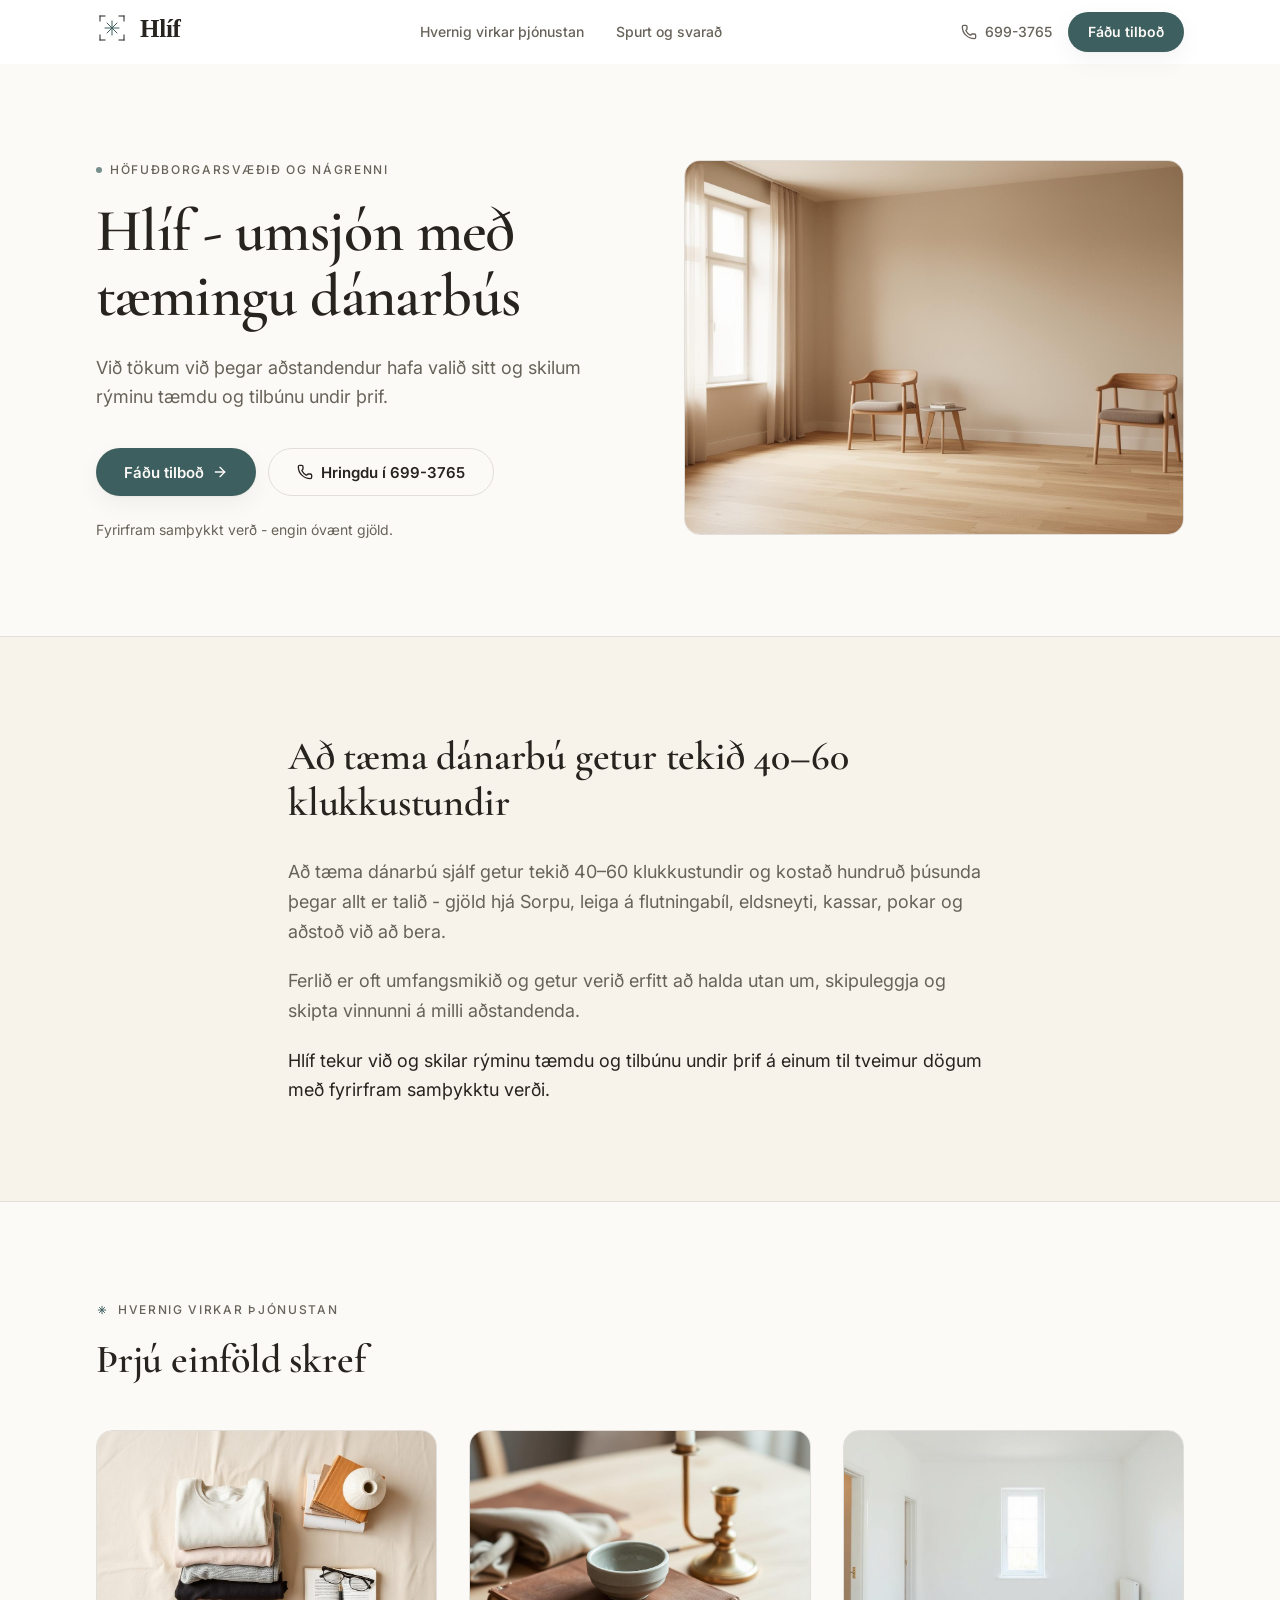
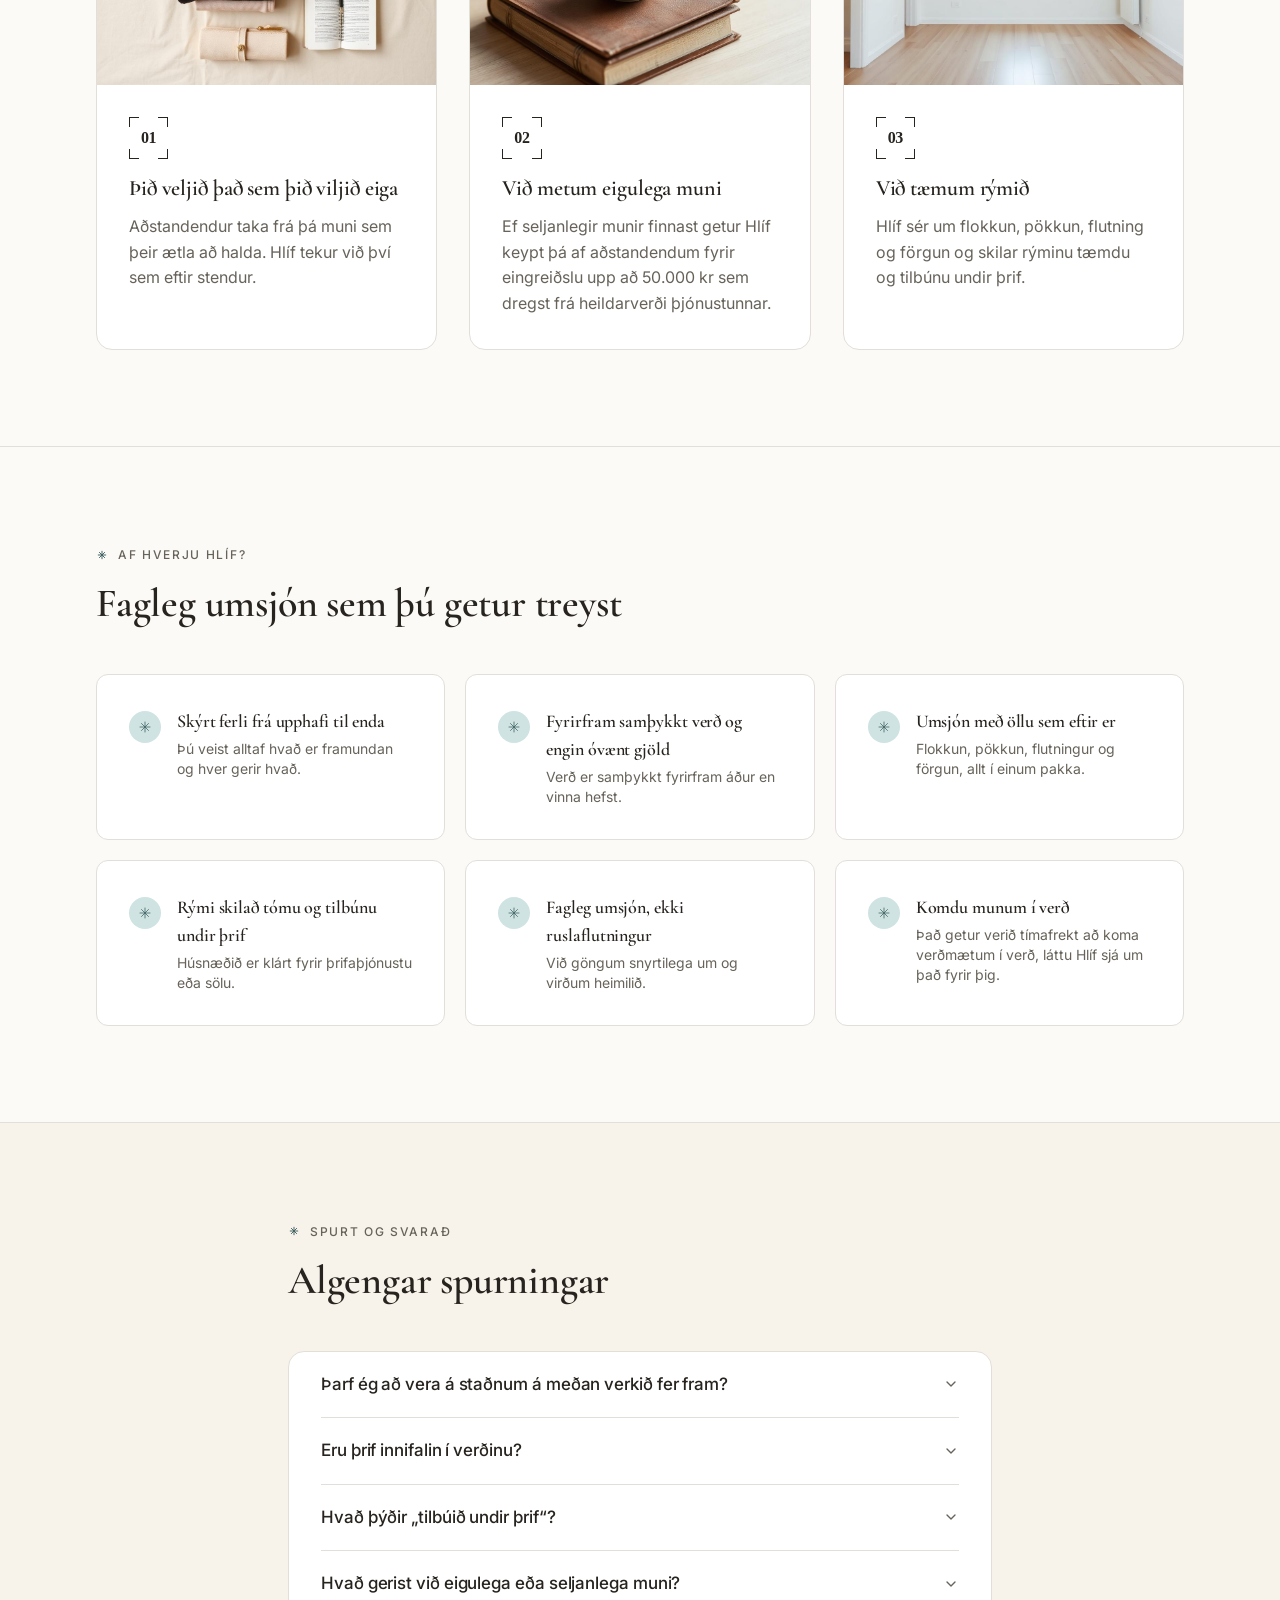
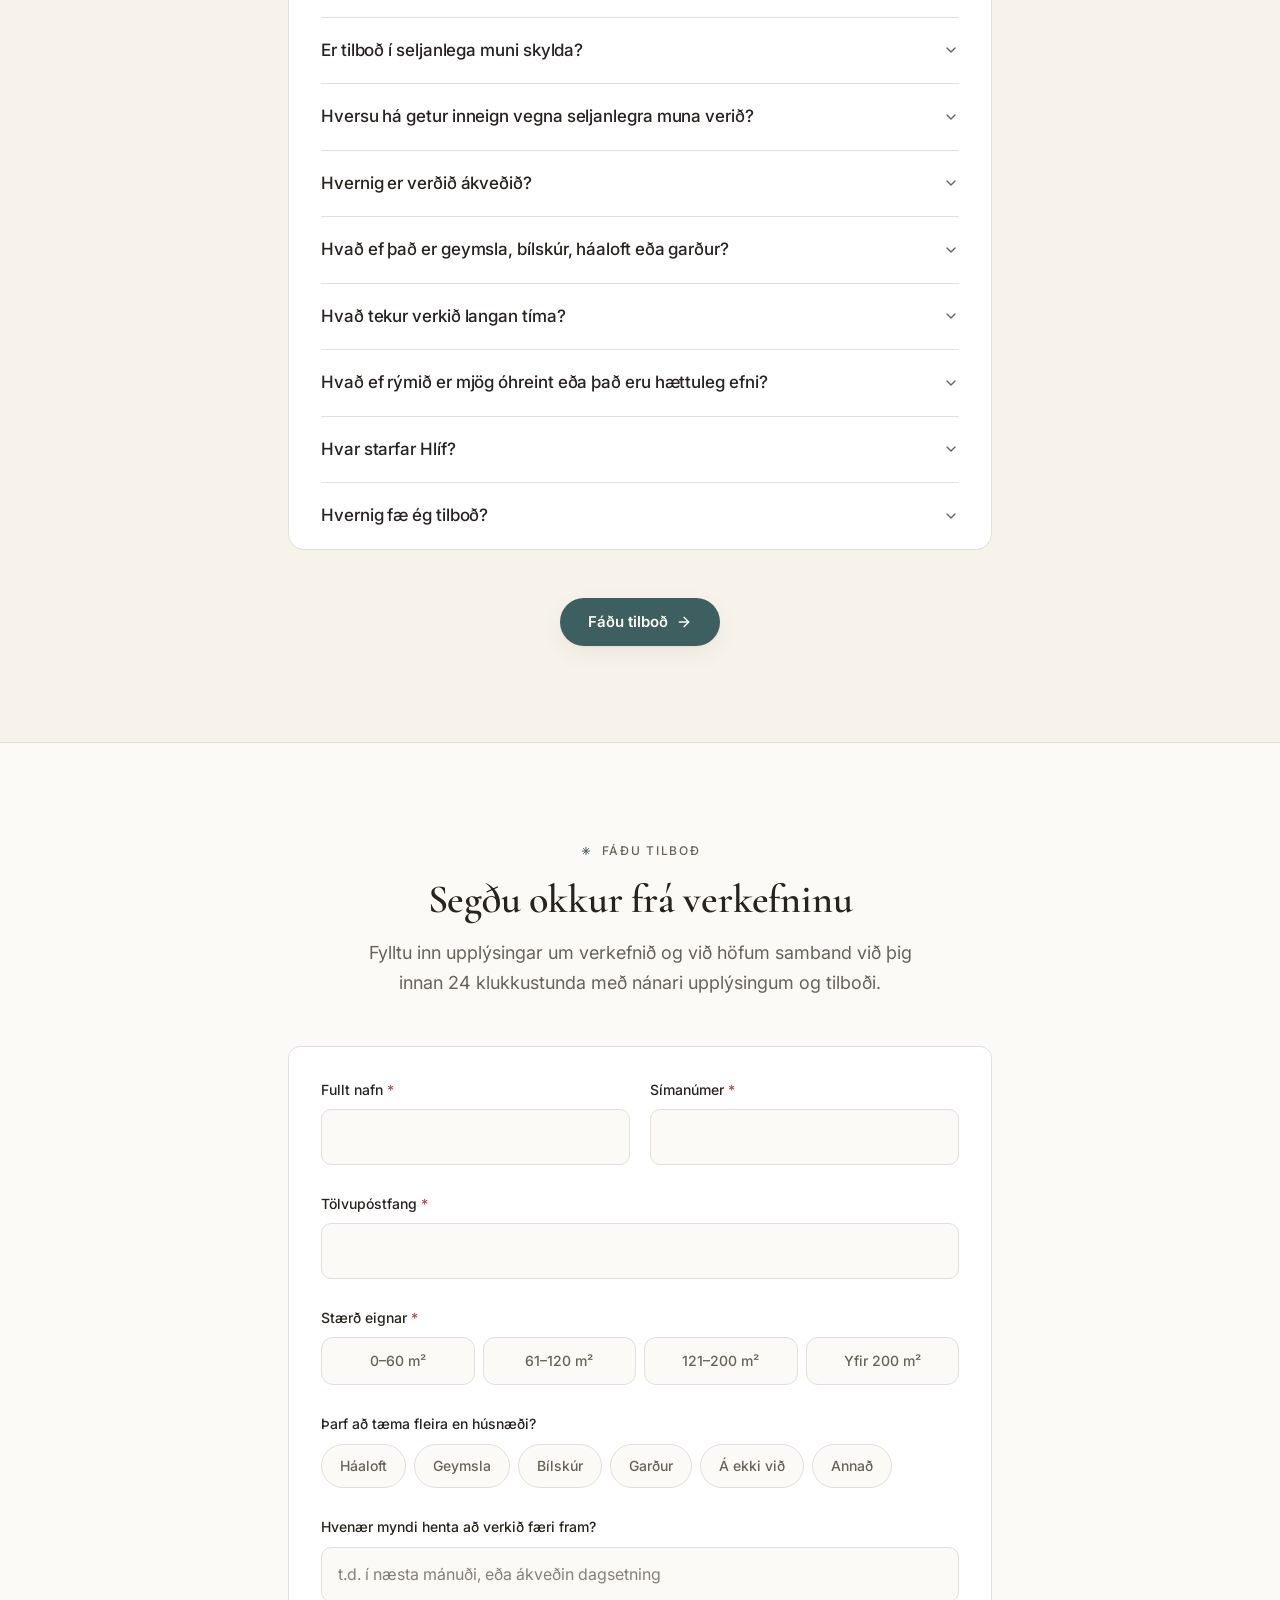
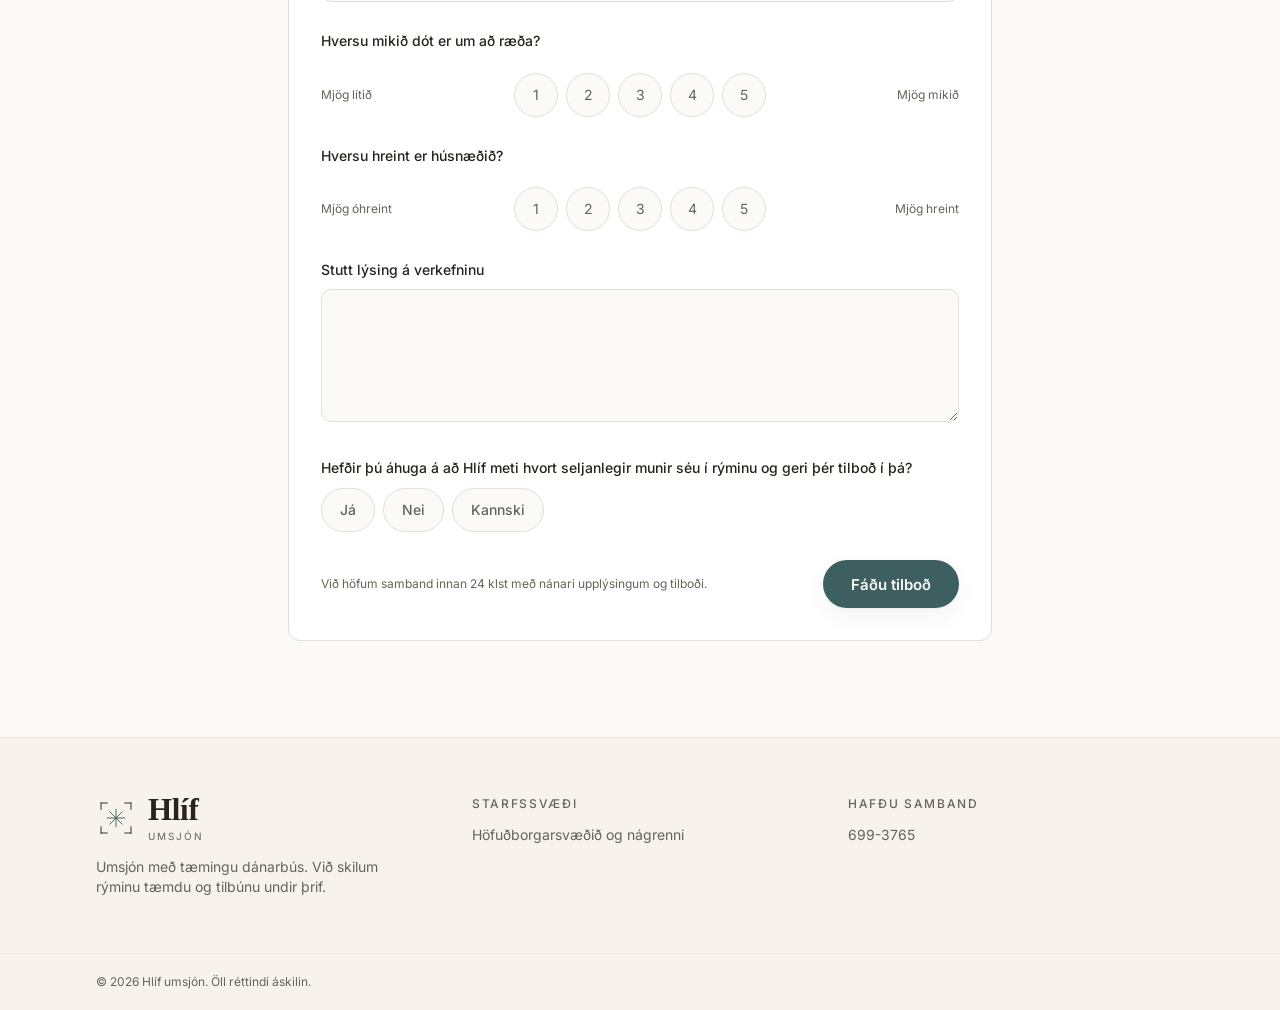
<file: index.html>
<!DOCTYPE html>
<html lang="is">
<head>
<meta charset="utf-8">
<meta name="viewport" content="width=device-width, initial-scale=1">
<title>Hlíf - Tæming dánarbús á höfuðborgarsvæðinu</title>
<meta name="author" content="Hlíf umsjón">
<meta name="description" content="Hlíf aðstoðar aðstandendur við tæmingu dánarbús. Við tökum við þegar fjölskyldan hefur valið sitt og skilum rýminu tæmdu og tilbúnu undir þrif. Fáðu tilboð.">
<meta name="keywords" content="tæming dánarbús, dánarbú tæming, umsjón með dánarbúi, að tæma dánarbú, tæma íbúð eftir andlát, dánarbú Reykjavík, dánarbú höfuðborgarsvæðið, tilbúið undir þrif, flokkun og förgun dánarbús">
<meta property="og:type" content="website">
<meta property="og:title" content="Hlíf - Tæming dánarbús á höfuðborgarsvæðinu">
<meta property="og:description" content="Hlíf aðstoðar aðstandendur við tæmingu dánarbús. Við tökum við þegar fjölskyldan hefur valið sitt og skilum rýminu tæmdu og tilbúnu undir þrif. Fáðu tilboð.">
<meta property="og:url" content="https://www.hlifumsjon.is">
<meta property="og:locale" content="is_IS">
<meta property="og:image" content="https://www.hlifumsjon.is/og-image.jpg">
<meta name="twitter:card" content="summary_large_image">
<meta name="twitter:title" content="Hlíf - Tæming dánarbús á höfuðborgarsvæðinu">
<meta name="twitter:description" content="Hlíf aðstoðar aðstandendur við tæmingu dánarbús. Við tökum við þegar fjölskyldan hefur valið sitt og skilum rýminu tæmdu og tilbúnu undir þrif. Fáðu tilboð.">
<meta name="twitter:image" content="https://www.hlifumsjon.is/og-image.jpg">
<meta name="theme-color" content="#f7f5ef">
<link rel="canonical" href="https://www.hlifumsjon.is/">
<link rel="icon" href="/favicon.ico" sizes="any">
<link rel="icon" href="/favicon.svg" type="image/svg+xml">
<link rel="apple-touch-icon" href="/apple-touch-icon.png">
<link rel="preload" href="/assets/hero-room.jpg" as="image">
<link rel="preconnect" href="https://fonts.googleapis.com">
<link rel="preconnect" href="https://fonts.gstatic.com" crossorigin>
<link rel="stylesheet" href="https://fonts.googleapis.com/css2?family=Cormorant+Garamond:wght@500;600;700&amp;family=Inter:wght@400;500;600;700&amp;display=swap">
<link rel="stylesheet" href="/assets/styles.css">
</head>
<body>
<div class="min-h-screen bg-background text-foreground">

<header class="sticky top-0 z-40 w-full transition-all duration-200 bg-white">
  <div class="container-page flex h-16 items-center justify-between">
    <a href="#hero" class="text-foreground" aria-label="Hlíf - heim">
      <span class="inline-flex items-center gap-3 text-foreground">
        <svg width="32" height="32" viewBox="0 0 64 64" fill="none" role="img" aria-label="Hlíf"><g stroke="var(--color-foreground)" stroke-width="2" stroke-linecap="square"><path d="M8 8h10M8 8v10"/><path d="M56 8h-10M56 8v10"/><path d="M8 56h10M8 56v-10"/><path d="M56 56h-10M56 56v-10"/></g><g stroke="var(--color-primary)" stroke-width="2" stroke-linecap="round"><line x1="32" y1="18" x2="32" y2="46"/><line x1="18" y1="32" x2="46" y2="32"/><line x1="22" y1="22" x2="42" y2="42"/><line x1="42" y1="22" x2="22" y2="42"/></g><circle cx="32" cy="32" r="1.6" fill="var(--color-primary)"/></svg>
        <span class="flex flex-col leading-none"><span class="font-serif font-semibold tracking-tight" style="font-size:25px;letter-spacing:-0.01em">Hlíf</span></span>
      </span>
    </a>
    <nav aria-label="Aðalvalmynd" class="hidden items-center gap-8 text-sm font-medium text-muted-foreground md:flex">
      <a href="#hvernig" class="transition-colors hover:text-foreground">Hvernig virkar þjónustan</a>
      <a href="#faq" class="transition-colors hover:text-foreground">Spurt og svarað</a>
    </nav>
    <div class="flex items-center gap-2 sm:gap-4">
      <a href="tel:+3546993765" class="hidden items-center gap-2 text-sm font-medium text-muted-foreground transition-colors hover:text-foreground sm:flex" aria-label="Hringja í 699-3765">
        <svg xmlns="http://www.w3.org/2000/svg" width="24" height="24" viewBox="0 0 24 24" fill="none" stroke="currentColor" stroke-width="2" stroke-linecap="round" stroke-linejoin="round" class="h-4 w-4" aria-hidden="true"><path d="M13.832 16.568a1 1 0 0 0 1.213-.303l.355-.465A2 2 0 0 1 17 15h3a2 2 0 0 1 2 2v3a2 2 0 0 1-2 2A18 18 0 0 1 2 4a2 2 0 0 1 2-2h3a2 2 0 0 1 2 2v3a2 2 0 0 1-.8 1.6l-.468.351a1 1 0 0 0-.292 1.233 14 14 0 0 0 6.392 6.384"/></svg>
        <span>699-3765</span>
      </a>
      <a href="#form" class="btn btn-primary !h-10 !px-5 !text-sm">Fáðu tilboð</a>
    </div>
  </div>
</header>

<main>

<section id="hero" class="section section-divider">
  <div class="container-page grid gap-12 lg:grid-cols-[1.05fr_1fr] lg:gap-16">
    <div class="flex flex-col justify-center">
      <p class="eyebrow mb-5 inline-flex w-fit items-center gap-2"><span class="h-1.5 w-1.5 rounded-full bg-primary/70" aria-hidden="true"></span>Höfuðborgarsvæðið og nágrenni</p>
      <h1 class="h-display">Hlíf - umsjón með tæmingu dánarbús</h1>
      <p class="text-lead mt-6 max-w-xl">Við tökum við þegar aðstandendur hafa valið sitt og skilum rýminu tæmdu og tilbúnu undir þrif.</p>
      <div class="mt-9 flex flex-col gap-3 sm:flex-row sm:items-center">
        <a href="#form" class="btn btn-primary">Fáðu tilboð<svg xmlns="http://www.w3.org/2000/svg" width="24" height="24" viewBox="0 0 24 24" fill="none" stroke="currentColor" stroke-width="2" stroke-linecap="round" stroke-linejoin="round" class="h-4 w-4" aria-hidden="true"><path d="M5 12h14"/><path d="m12 5 7 7-7 7"/></svg></a>
        <a href="tel:+3546993765" class="btn btn-secondary"><svg xmlns="http://www.w3.org/2000/svg" width="24" height="24" viewBox="0 0 24 24" fill="none" stroke="currentColor" stroke-width="2" stroke-linecap="round" stroke-linejoin="round" class="h-4 w-4" aria-hidden="true"><path d="M13.832 16.568a1 1 0 0 0 1.213-.303l.355-.465A2 2 0 0 1 17 15h3a2 2 0 0 1 2 2v3a2 2 0 0 1-2 2A18 18 0 0 1 2 4a2 2 0 0 1 2-2h3a2 2 0 0 1 2 2v3a2 2 0 0 1-.8 1.6l-.468.351a1 1 0 0 0-.292 1.233 14 14 0 0 0 6.392 6.384"/></svg>Hringdu í 699-3765</a>
      </div>
      <p class="mt-6 text-sm text-muted-foreground">Fyrirfram samþykkt verð - engin óvænt gjöld.</p>
    </div>
    <div class="relative">
      <div class="overflow-hidden rounded-xl border border-border bg-surface">
        <img src="/assets/hero-room.jpg" alt="Bjart og rólegt rými, tilbúið undir þrif eftir tæmingu dánarbús" width="1920" height="1280" class="aspect-[4/3] w-full object-cover" fetchpriority="high">
      </div>
    </div>
  </div>
</section>

<section id="value" class="section section-surface section-divider">
  <div class="container-narrow">
    <h2 class="h-section">Að tæma dánarbú getur tekið 40–60 klukkustundir</h2>
    <div class="mt-8 space-y-5 text-lead">
      <p>Að tæma dánarbú sjálf getur tekið 40–60 klukkustundir og kostað hundruð þúsunda þegar allt er talið - gjöld hjá Sorpu, leiga á flutningabíl, eldsneyti, kassar, pokar og aðstoð við að bera.</p>
      <p>Ferlið er oft umfangsmikið og getur verið erfitt að halda utan um, skipuleggja og skipta vinnunni á milli aðstandenda.</p>
      <p class="text-foreground">Hlíf tekur við og skilar rýminu tæmdu og tilbúnu undir þrif á einum til tveimur dögum með fyrirfram samþykktu verði.</p>
    </div>
  </div>
</section>

<section id="hvernig" class="section section-divider">
  <div class="container-page">
    <div class="section-header">
      <p class="eyebrow eyebrow-star">Hvernig virkar þjónustan</p>
      <h2 class="h-section mt-3">Þrjú einföld skref</h2>
    </div>
    <div class="grid gap-6 sm:gap-8 md:grid-cols-3">
      <article class="flex flex-col overflow-hidden rounded-xl border border-border bg-card">
        <div class="aspect-[4/3] overflow-hidden bg-surface"><img src="/assets/step-1-select.jpg" alt="Skipulagðir munir á borði - það sem aðstandendur velja að halda" width="1024" height="768" loading="lazy" class="h-full w-full object-cover"></div>
        <div class="flex flex-1 flex-col p-7 sm:p-8">
          <div class="relative inline-block w-fit px-3 py-2"><span aria-hidden="true" style="position:absolute;width:10px;height:10px;pointer-events:none;color:var(--color-foreground);top:0px;left:0px;border-top:1.5px solid;border-left:1.5px solid;border-top-left-radius:0px"></span><span aria-hidden="true" style="position:absolute;width:10px;height:10px;pointer-events:none;color:var(--color-foreground);top:0px;right:0px;border-top:1.5px solid;border-right:1.5px solid;border-top-right-radius:0px"></span><span aria-hidden="true" style="position:absolute;width:10px;height:10px;pointer-events:none;color:var(--color-foreground);bottom:0px;left:0px;border-bottom:1.5px solid;border-left:1.5px solid;border-bottom-left-radius:0px"></span><span aria-hidden="true" style="position:absolute;width:10px;height:10px;pointer-events:none;color:var(--color-foreground);bottom:0px;right:0px;border-bottom:1.5px solid;border-right:1.5px solid;border-bottom-right-radius:0px"></span><span class="font-serif text-base font-semibold tracking-tight text-foreground">01</span></div>
          <h3 class="h-card mt-4">Þið veljið það sem þið viljið eiga</h3>
          <p class="mt-3 text-muted-foreground">Aðstandendur taka frá þá muni sem þeir ætla að halda. Hlíf tekur við því sem eftir stendur.</p>
        </div>
      </article>
      <article class="flex flex-col overflow-hidden rounded-xl border border-border bg-card">
        <div class="aspect-[4/3] overflow-hidden bg-surface"><img src="/assets/step-2-evaluate.jpg" alt="Vandlega valdir vintage munir á borði - mat á seljanlegum munum" width="1024" height="768" loading="lazy" class="h-full w-full object-cover"></div>
        <div class="flex flex-1 flex-col p-7 sm:p-8">
          <div class="relative inline-block w-fit px-3 py-2"><span aria-hidden="true" style="position:absolute;width:10px;height:10px;pointer-events:none;color:var(--color-foreground);top:0px;left:0px;border-top:1.5px solid;border-left:1.5px solid;border-top-left-radius:0px"></span><span aria-hidden="true" style="position:absolute;width:10px;height:10px;pointer-events:none;color:var(--color-foreground);top:0px;right:0px;border-top:1.5px solid;border-right:1.5px solid;border-top-right-radius:0px"></span><span aria-hidden="true" style="position:absolute;width:10px;height:10px;pointer-events:none;color:var(--color-foreground);bottom:0px;left:0px;border-bottom:1.5px solid;border-left:1.5px solid;border-bottom-left-radius:0px"></span><span aria-hidden="true" style="position:absolute;width:10px;height:10px;pointer-events:none;color:var(--color-foreground);bottom:0px;right:0px;border-bottom:1.5px solid;border-right:1.5px solid;border-bottom-right-radius:0px"></span><span class="font-serif text-base font-semibold tracking-tight text-foreground">02</span></div>
          <h3 class="h-card mt-4">Við metum eigulega muni</h3>
          <p class="mt-3 text-muted-foreground">Ef seljanlegir munir finnast getur Hlíf keypt þá af aðstandendum fyrir eingreiðslu upp að 50.000 kr sem dregst frá heildarverði þjónustunnar.</p>
        </div>
      </article>
      <article class="flex flex-col overflow-hidden rounded-xl border border-border bg-card">
        <div class="aspect-[4/3] overflow-hidden bg-surface"><img src="/assets/step-3-empty.jpg" alt="Tómt og bjart rými, tilbúið undir þrif" width="1024" height="768" loading="lazy" class="h-full w-full object-cover"></div>
        <div class="flex flex-1 flex-col p-7 sm:p-8">
          <div class="relative inline-block w-fit px-3 py-2"><span aria-hidden="true" style="position:absolute;width:10px;height:10px;pointer-events:none;color:var(--color-foreground);top:0px;left:0px;border-top:1.5px solid;border-left:1.5px solid;border-top-left-radius:0px"></span><span aria-hidden="true" style="position:absolute;width:10px;height:10px;pointer-events:none;color:var(--color-foreground);top:0px;right:0px;border-top:1.5px solid;border-right:1.5px solid;border-top-right-radius:0px"></span><span aria-hidden="true" style="position:absolute;width:10px;height:10px;pointer-events:none;color:var(--color-foreground);bottom:0px;left:0px;border-bottom:1.5px solid;border-left:1.5px solid;border-bottom-left-radius:0px"></span><span aria-hidden="true" style="position:absolute;width:10px;height:10px;pointer-events:none;color:var(--color-foreground);bottom:0px;right:0px;border-bottom:1.5px solid;border-right:1.5px solid;border-bottom-right-radius:0px"></span><span class="font-serif text-base font-semibold tracking-tight text-foreground">03</span></div>
          <h3 class="h-card mt-4">Við tæmum rýmið</h3>
          <p class="mt-3 text-muted-foreground">Hlíf sér um flokkun, pökkun, flutning og förgun og skilar rýminu tæmdu og tilbúnu undir þrif.</p>
        </div>
      </article>
    </div>
  </div>
</section>

<section id="afhverju" class="section section-divider">
  <div class="container-page">
    <div class="section-header">
      <p class="eyebrow eyebrow-star">Af hverju Hlíf?</p>
      <h2 class="h-section mt-3">Fagleg umsjón sem þú getur treyst</h2>
    </div>
    <ul class="grid gap-5 sm:grid-cols-2 lg:grid-cols-3">
      <li class="card-surface flex gap-4"><span class="mt-1 flex h-8 w-8 shrink-0 items-center justify-center rounded-full bg-accent text-primary"><svg width="16" height="16" viewBox="0 0 32 32" fill="none" stroke="currentColor" stroke-width="1.5" stroke-linecap="round" aria-hidden="true"><line x1="16" y1="6" x2="16" y2="26"/><line x1="6" y1="16" x2="26" y2="16"/><line x1="9" y1="9" x2="23" y2="23"/><line x1="23" y1="9" x2="9" y2="23"/></svg></span><div><h3 class="h-card text-lg">Skýrt ferli frá upphafi til enda</h3><p class="mt-1 text-sm text-muted-foreground">Þú veist alltaf hvað er framundan og hver gerir hvað.</p></div></li>
      <li class="card-surface flex gap-4"><span class="mt-1 flex h-8 w-8 shrink-0 items-center justify-center rounded-full bg-accent text-primary"><svg width="16" height="16" viewBox="0 0 32 32" fill="none" stroke="currentColor" stroke-width="1.5" stroke-linecap="round" aria-hidden="true"><line x1="16" y1="6" x2="16" y2="26"/><line x1="6" y1="16" x2="26" y2="16"/><line x1="9" y1="9" x2="23" y2="23"/><line x1="23" y1="9" x2="9" y2="23"/></svg></span><div><h3 class="h-card text-lg">Fyrirfram samþykkt verð og engin óvænt gjöld</h3><p class="mt-1 text-sm text-muted-foreground">Verð er samþykkt fyrirfram áður en vinna hefst.</p></div></li>
      <li class="card-surface flex gap-4"><span class="mt-1 flex h-8 w-8 shrink-0 items-center justify-center rounded-full bg-accent text-primary"><svg width="16" height="16" viewBox="0 0 32 32" fill="none" stroke="currentColor" stroke-width="1.5" stroke-linecap="round" aria-hidden="true"><line x1="16" y1="6" x2="16" y2="26"/><line x1="6" y1="16" x2="26" y2="16"/><line x1="9" y1="9" x2="23" y2="23"/><line x1="23" y1="9" x2="9" y2="23"/></svg></span><div><h3 class="h-card text-lg">Umsjón með öllu sem eftir er</h3><p class="mt-1 text-sm text-muted-foreground">Flokkun, pökkun, flutningur og förgun, allt í einum pakka.</p></div></li>
      <li class="card-surface flex gap-4"><span class="mt-1 flex h-8 w-8 shrink-0 items-center justify-center rounded-full bg-accent text-primary"><svg width="16" height="16" viewBox="0 0 32 32" fill="none" stroke="currentColor" stroke-width="1.5" stroke-linecap="round" aria-hidden="true"><line x1="16" y1="6" x2="16" y2="26"/><line x1="6" y1="16" x2="26" y2="16"/><line x1="9" y1="9" x2="23" y2="23"/><line x1="23" y1="9" x2="9" y2="23"/></svg></span><div><h3 class="h-card text-lg">Rými skilað tómu og tilbúnu undir þrif</h3><p class="mt-1 text-sm text-muted-foreground">Húsnæðið er klárt fyrir þrifaþjónustu eða sölu.</p></div></li>
      <li class="card-surface flex gap-4"><span class="mt-1 flex h-8 w-8 shrink-0 items-center justify-center rounded-full bg-accent text-primary"><svg width="16" height="16" viewBox="0 0 32 32" fill="none" stroke="currentColor" stroke-width="1.5" stroke-linecap="round" aria-hidden="true"><line x1="16" y1="6" x2="16" y2="26"/><line x1="6" y1="16" x2="26" y2="16"/><line x1="9" y1="9" x2="23" y2="23"/><line x1="23" y1="9" x2="9" y2="23"/></svg></span><div><h3 class="h-card text-lg">Fagleg umsjón, ekki ruslaflutningur</h3><p class="mt-1 text-sm text-muted-foreground">Við göngum snyrtilega um og virðum heimilið.</p></div></li>
      <li class="card-surface flex gap-4"><span class="mt-1 flex h-8 w-8 shrink-0 items-center justify-center rounded-full bg-accent text-primary"><svg width="16" height="16" viewBox="0 0 32 32" fill="none" stroke="currentColor" stroke-width="1.5" stroke-linecap="round" aria-hidden="true"><line x1="16" y1="6" x2="16" y2="26"/><line x1="6" y1="16" x2="26" y2="16"/><line x1="9" y1="9" x2="23" y2="23"/><line x1="23" y1="9" x2="9" y2="23"/></svg></span><div><h3 class="h-card text-lg">Komdu munum í verð</h3><p class="mt-1 text-sm text-muted-foreground">Það getur verið tímafrekt að koma verðmætum í verð, láttu Hlíf sjá um það fyrir þig.</p></div></li>
    </ul>
  </div>
</section>

<section id="faq" class="section section-surface section-divider">
  <div class="container-narrow max-w-3xl">
    <div class="section-header">
      <p class="eyebrow eyebrow-star">Spurt og svarað</p>
      <h2 class="h-section mt-3">Algengar spurningar</h2>
    </div>
    <div class="rounded-xl border border-border bg-card px-6 sm:px-8">
      <div class="w-full" id="faq-list">
        <div class="border-b border-border last:border-b-0"><h3 class="flex"><button type="button" class="accordion-trigger flex flex-1 items-center justify-between transition-all py-5 text-left font-sans text-base font-medium text-foreground sm:text-[1.0625rem]" aria-expanded="false" aria-controls="faq-a1" id="faq-q1">Þarf ég að vera á staðnum á meðan verkið fer fram?<svg xmlns="http://www.w3.org/2000/svg" width="24" height="24" viewBox="0 0 24 24" fill="none" stroke="currentColor" stroke-width="2" stroke-linecap="round" stroke-linejoin="round" class="h-4 w-4 shrink-0 text-muted-foreground transition-transform duration-200" aria-hidden="true"><path d="m6 9 6 6 6-6"/></svg></button></h3><div class="accordion-content text-sm" id="faq-a1" role="region" aria-labelledby="faq-q1" hidden><div class="pt-0 pb-5 text-base leading-relaxed text-muted-foreground">Nei það er ekki nauðsynlegt.</div></div></div>
        <div class="border-b border-border last:border-b-0"><h3 class="flex"><button type="button" class="accordion-trigger flex flex-1 items-center justify-between transition-all py-5 text-left font-sans text-base font-medium text-foreground sm:text-[1.0625rem]" aria-expanded="false" aria-controls="faq-a2" id="faq-q2">Eru þrif innifalin í verðinu?<svg xmlns="http://www.w3.org/2000/svg" width="24" height="24" viewBox="0 0 24 24" fill="none" stroke="currentColor" stroke-width="2" stroke-linecap="round" stroke-linejoin="round" class="h-4 w-4 shrink-0 text-muted-foreground transition-transform duration-200" aria-hidden="true"><path d="m6 9 6 6 6-6"/></svg></button></h3><div class="accordion-content text-sm" id="faq-a2" role="region" aria-labelledby="faq-q2" hidden><div class="pt-0 pb-5 text-base leading-relaxed text-muted-foreground">Nei, Hlíf sér um að tæma rýmið og skila því tilbúnu undir þrif. Við sjáum um flokkun, pökkun, flutning og förgun en almenn þrif eða sérþrif eru ekki innifalin.</div></div></div>
        <div class="border-b border-border last:border-b-0"><h3 class="flex"><button type="button" class="accordion-trigger flex flex-1 items-center justify-between transition-all py-5 text-left font-sans text-base font-medium text-foreground sm:text-[1.0625rem]" aria-expanded="false" aria-controls="faq-a3" id="faq-q3">Hvað þýðir „tilbúið undir þrif“?<svg xmlns="http://www.w3.org/2000/svg" width="24" height="24" viewBox="0 0 24 24" fill="none" stroke="currentColor" stroke-width="2" stroke-linecap="round" stroke-linejoin="round" class="h-4 w-4 shrink-0 text-muted-foreground transition-transform duration-200" aria-hidden="true"><path d="m6 9 6 6 6-6"/></svg></button></h3><div class="accordion-content text-sm" id="faq-a3" role="region" aria-labelledby="faq-q3" hidden><div class="pt-0 pb-5 text-base leading-relaxed text-muted-foreground">Það þýðir að dánarbúið verður tæmt og skilað þannig að hægt sé að fara beint í að þrífa. Starfsfólk Hlífar gengur eins snyrtilega og mögulegt er um eignina við tæmingu.</div></div></div>
        <div class="border-b border-border last:border-b-0"><h3 class="flex"><button type="button" class="accordion-trigger flex flex-1 items-center justify-between transition-all py-5 text-left font-sans text-base font-medium text-foreground sm:text-[1.0625rem]" aria-expanded="false" aria-controls="faq-a4" id="faq-q4">Hvað gerist við eigulega eða seljanlega muni?<svg xmlns="http://www.w3.org/2000/svg" width="24" height="24" viewBox="0 0 24 24" fill="none" stroke="currentColor" stroke-width="2" stroke-linecap="round" stroke-linejoin="round" class="h-4 w-4 shrink-0 text-muted-foreground transition-transform duration-200" aria-hidden="true"><path d="m6 9 6 6 6-6"/></svg></button></h3><div class="accordion-content text-sm" id="faq-a4" role="region" aria-labelledby="faq-q4" hidden><div class="pt-0 pb-5 text-base leading-relaxed text-muted-foreground">Áður en tæming á sér stað metur Hlíf hvort seljanlegir munir séu í rýminu. Ef við á getur Hlíf gert aðstandendum tilboð um eingreiðslu fyrir þá muni. Ef tilboðið er samþykkt dregst það frá heildarverði þjónustu Hlífar.</div></div></div>
        <div class="border-b border-border last:border-b-0"><h3 class="flex"><button type="button" class="accordion-trigger flex flex-1 items-center justify-between transition-all py-5 text-left font-sans text-base font-medium text-foreground sm:text-[1.0625rem]" aria-expanded="false" aria-controls="faq-a5" id="faq-q5">Er tilboð í seljanlega muni skylda?<svg xmlns="http://www.w3.org/2000/svg" width="24" height="24" viewBox="0 0 24 24" fill="none" stroke="currentColor" stroke-width="2" stroke-linecap="round" stroke-linejoin="round" class="h-4 w-4 shrink-0 text-muted-foreground transition-transform duration-200" aria-hidden="true"><path d="m6 9 6 6 6-6"/></svg></button></h3><div class="accordion-content text-sm" id="faq-a5" role="region" aria-labelledby="faq-q5" hidden><div class="pt-0 pb-5 text-base leading-relaxed text-muted-foreground">Nei. Aðstandendur ráða alltaf hvort þeir samþykkja tilboð frá Hlíf. Ef tilboð er ekki samþykkt geta aðstandendur tekið munina sjálfir eða ákveðið að farga þeim.</div></div></div>
        <div class="border-b border-border last:border-b-0"><h3 class="flex"><button type="button" class="accordion-trigger flex flex-1 items-center justify-between transition-all py-5 text-left font-sans text-base font-medium text-foreground sm:text-[1.0625rem]" aria-expanded="false" aria-controls="faq-a6" id="faq-q6">Hversu há getur inneign vegna seljanlegra muna verið?<svg xmlns="http://www.w3.org/2000/svg" width="24" height="24" viewBox="0 0 24 24" fill="none" stroke="currentColor" stroke-width="2" stroke-linecap="round" stroke-linejoin="round" class="h-4 w-4 shrink-0 text-muted-foreground transition-transform duration-200" aria-hidden="true"><path d="m6 9 6 6 6-6"/></svg></button></h3><div class="accordion-content text-sm" id="faq-a6" role="region" aria-labelledby="faq-q6" hidden><div class="pt-0 pb-5 text-base leading-relaxed text-muted-foreground">Ef seljanlegir munir finnast getur Hlíf boðið eingreiðslu upp að 50.000 kr sem dregst frá heildarverði þjónustunnar. Inneignin er óháð endanlegri sölu.</div></div></div>
        <div class="border-b border-border last:border-b-0"><h3 class="flex"><button type="button" class="accordion-trigger flex flex-1 items-center justify-between transition-all py-5 text-left font-sans text-base font-medium text-foreground sm:text-[1.0625rem]" aria-expanded="false" aria-controls="faq-a7" id="faq-q7">Hvernig er verðið ákveðið?<svg xmlns="http://www.w3.org/2000/svg" width="24" height="24" viewBox="0 0 24 24" fill="none" stroke="currentColor" stroke-width="2" stroke-linecap="round" stroke-linejoin="round" class="h-4 w-4 shrink-0 text-muted-foreground transition-transform duration-200" aria-hidden="true"><path d="m6 9 6 6 6-6"/></svg></button></h3><div class="accordion-content text-sm" id="faq-a7" role="region" aria-labelledby="faq-q7" hidden><div class="pt-0 pb-5 text-base leading-relaxed text-muted-foreground">Verð fer eftir stærð eignar, magni, aðgengi og umfangi. Rými utan íbúðar, eins og geymslur, háaloft, kjallarar, bílskúrar eða garðar, geta einnig haft áhrif á verð. Öll verð eru samþykkt fyrirfram.</div></div></div>
        <div class="border-b border-border last:border-b-0"><h3 class="flex"><button type="button" class="accordion-trigger flex flex-1 items-center justify-between transition-all py-5 text-left font-sans text-base font-medium text-foreground sm:text-[1.0625rem]" aria-expanded="false" aria-controls="faq-a8" id="faq-q8">Hvað ef það er geymsla, bílskúr, háaloft eða garður?<svg xmlns="http://www.w3.org/2000/svg" width="24" height="24" viewBox="0 0 24 24" fill="none" stroke="currentColor" stroke-width="2" stroke-linecap="round" stroke-linejoin="round" class="h-4 w-4 shrink-0 text-muted-foreground transition-transform duration-200" aria-hidden="true"><path d="m6 9 6 6 6-6"/></svg></button></h3><div class="accordion-content text-sm" id="faq-a8" role="region" aria-labelledby="faq-q8" hidden><div class="pt-0 pb-5 text-base leading-relaxed text-muted-foreground">Slík rými eru metin sérstaklega eftir stærð, magni og aðgengi. Þau eru ekki sjálfkrafa innifalin í grunnverði.</div></div></div>
        <div class="border-b border-border last:border-b-0"><h3 class="flex"><button type="button" class="accordion-trigger flex flex-1 items-center justify-between transition-all py-5 text-left font-sans text-base font-medium text-foreground sm:text-[1.0625rem]" aria-expanded="false" aria-controls="faq-a9" id="faq-q9">Hvað tekur verkið langan tíma?<svg xmlns="http://www.w3.org/2000/svg" width="24" height="24" viewBox="0 0 24 24" fill="none" stroke="currentColor" stroke-width="2" stroke-linecap="round" stroke-linejoin="round" class="h-4 w-4 shrink-0 text-muted-foreground transition-transform duration-200" aria-hidden="true"><path d="m6 9 6 6 6-6"/></svg></button></h3><div class="accordion-content text-sm" id="faq-a9" role="region" aria-labelledby="faq-q9" hidden><div class="pt-0 pb-5 text-base leading-relaxed text-muted-foreground">Flest verkefni taka einn til tvo daga. Stærri eða flóknari verkefni geta tekið lengri tíma en tímalína er alltaf samþykkt fyrirfram.</div></div></div>
        <div class="border-b border-border last:border-b-0"><h3 class="flex"><button type="button" class="accordion-trigger flex flex-1 items-center justify-between transition-all py-5 text-left font-sans text-base font-medium text-foreground sm:text-[1.0625rem]" aria-expanded="false" aria-controls="faq-a10" id="faq-q10">Hvað ef rýmið er mjög óhreint eða það eru hættuleg efni?<svg xmlns="http://www.w3.org/2000/svg" width="24" height="24" viewBox="0 0 24 24" fill="none" stroke="currentColor" stroke-width="2" stroke-linecap="round" stroke-linejoin="round" class="h-4 w-4 shrink-0 text-muted-foreground transition-transform duration-200" aria-hidden="true"><path d="m6 9 6 6 6-6"/></svg></button></h3><div class="accordion-content text-sm" id="faq-a10" role="region" aria-labelledby="faq-q10" hidden><div class="pt-0 pb-5 text-base leading-relaxed text-muted-foreground">Ef um er að ræða mikla lykt, meindýr, myglu, hættuleg efni eða aðrar sérstakar aðstæður er verkefnið metið sérstaklega. Í slíkum tilvikum getur þurft sérverktaka og þá er það alltaf samþykkt fyrirfram.</div></div></div>
        <div class="border-b border-border last:border-b-0"><h3 class="flex"><button type="button" class="accordion-trigger flex flex-1 items-center justify-between transition-all py-5 text-left font-sans text-base font-medium text-foreground sm:text-[1.0625rem]" aria-expanded="false" aria-controls="faq-a11" id="faq-q11">Hvar starfar Hlíf?<svg xmlns="http://www.w3.org/2000/svg" width="24" height="24" viewBox="0 0 24 24" fill="none" stroke="currentColor" stroke-width="2" stroke-linecap="round" stroke-linejoin="round" class="h-4 w-4 shrink-0 text-muted-foreground transition-transform duration-200" aria-hidden="true"><path d="m6 9 6 6 6-6"/></svg></button></h3><div class="accordion-content text-sm" id="faq-a11" role="region" aria-labelledby="faq-q11" hidden><div class="pt-0 pb-5 text-base leading-relaxed text-muted-foreground">Hlíf starfar á höfuðborgarsvæðinu og í helsta nágrenni. Verkefni utan þess svæðis eru metin sérstaklega.</div></div></div>
        <div class="border-b border-border last:border-b-0"><h3 class="flex"><button type="button" class="accordion-trigger flex flex-1 items-center justify-between transition-all py-5 text-left font-sans text-base font-medium text-foreground sm:text-[1.0625rem]" aria-expanded="false" aria-controls="faq-a12" id="faq-q12">Hvernig fæ ég tilboð?<svg xmlns="http://www.w3.org/2000/svg" width="24" height="24" viewBox="0 0 24 24" fill="none" stroke="currentColor" stroke-width="2" stroke-linecap="round" stroke-linejoin="round" class="h-4 w-4 shrink-0 text-muted-foreground transition-transform duration-200" aria-hidden="true"><path d="m6 9 6 6 6-6"/></svg></button></h3><div class="accordion-content text-sm" id="faq-a12" role="region" aria-labelledby="faq-q12" hidden><div class="pt-0 pb-5 text-base leading-relaxed text-muted-foreground">Þú fyllir út fyrirspurn á síðunni með upplýsingum um eignina og umfangið. Við höfum samband innan 24 klst og förum yfir næstu skref.</div></div></div>
      </div>
    </div>
    <div class="mt-12 flex justify-center">
      <a href="#form" class="btn btn-primary">Fáðu tilboð<svg xmlns="http://www.w3.org/2000/svg" width="24" height="24" viewBox="0 0 24 24" fill="none" stroke="currentColor" stroke-width="2" stroke-linecap="round" stroke-linejoin="round" class="h-4 w-4" aria-hidden="true"><path d="M5 12h14"/><path d="m12 5 7 7-7 7"/></svg></a>
    </div>
  </div>
</section>

<section id="form" class="section">
  <div class="container-narrow max-w-3xl">
    <div class="section-header mx-auto text-center">
      <p class="eyebrow eyebrow-star justify-center">Fáðu tilboð</p>
      <h2 class="h-section mt-3">Segðu okkur frá verkefninu</h2>
      <p class="text-lead mx-auto mt-4 max-w-xl">Fylltu inn upplýsingar um verkefnið og við höfum samband við þig innan 24 klukkustunda með nánari upplýsingum og tilboði.</p>
    </div>

    <form id="quote-form" novalidate class="card-surface space-y-7">
      <div class="hidden" aria-hidden="true"><label>Vefsíða<input type="text" tabindex="-1" autocomplete="off" name="_honey"></label></div>
      <input type="hidden" name="_subject" value="Ný fyrirspurn um tilboð – hlifumsjon.is">
      <input type="hidden" name="_template" value="table">
      <input type="hidden" name="_captcha" value="false">

      <div class="grid gap-5 sm:grid-cols-2">
        <label class="block"><span class="field-label">Fullt nafn<span class="text-destructive"> *</span></span><input type="text" autocomplete="name" class="field-input" name="Nafn" data-required="Vinsamlegast sláðu inn nafn"><span class="field-error mt-1.5 block text-xs text-destructive" hidden></span></label>
        <label class="block"><span class="field-label">Símanúmer<span class="text-destructive"> *</span></span><input type="tel" autocomplete="tel" class="field-input" name="Sími" data-required="Vinsamlegast sláðu inn símanúmer"><span class="field-error mt-1.5 block text-xs text-destructive" hidden></span></label>
      </div>
      <label class="block"><span class="field-label">Tölvupóstfang<span class="text-destructive"> *</span></span><input type="email" autocomplete="email" class="field-input" name="email" data-required="Vinsamlegast sláðu inn gilt netfang"><span class="field-error mt-1.5 block text-xs text-destructive" hidden></span></label>

      <fieldset data-group="radio" data-required="Veldu stærð eignar">
        <legend class="field-label">Stærð eignar <span class="text-destructive">*</span></legend>
        <div class="grid grid-cols-2 gap-2 sm:grid-cols-4">
          <label data-active="false" class="chip !rounded-lg !px-3 !py-3 !text-center"><input type="radio" class="sr-only" name="Stærð eignar" value="0–60 m²">0–60 m²</label>
          <label data-active="false" class="chip !rounded-lg !px-3 !py-3 !text-center"><input type="radio" class="sr-only" name="Stærð eignar" value="61–120 m²">61–120 m²</label>
          <label data-active="false" class="chip !rounded-lg !px-3 !py-3 !text-center"><input type="radio" class="sr-only" name="Stærð eignar" value="121–200 m²">121–200 m²</label>
          <label data-active="false" class="chip !rounded-lg !px-3 !py-3 !text-center"><input type="radio" class="sr-only" name="Stærð eignar" value="Yfir 200 m²">Yfir 200 m²</label>
        </div>
        <span class="field-error mt-1.5 block text-xs text-destructive" hidden></span>
      </fieldset>

      <fieldset data-group="multi" data-name="Fleira sem þarf að tæma">
        <legend class="field-label">Þarf að tæma fleira en húsnæði?</legend>
        <div class="flex flex-wrap gap-2">
          <button type="button" aria-pressed="false" data-active="false" class="chip">Háaloft</button>
          <button type="button" aria-pressed="false" data-active="false" class="chip">Geymsla</button>
          <button type="button" aria-pressed="false" data-active="false" class="chip">Bílskúr</button>
          <button type="button" aria-pressed="false" data-active="false" class="chip">Garður</button>
          <button type="button" aria-pressed="false" data-active="false" class="chip">Á ekki við</button>
          <button type="button" aria-pressed="false" data-active="false" class="chip">Annað</button>
        </div>
      </fieldset>

      <label class="block"><span class="field-label">Hvenær myndi henta að verkið færi fram?</span><input type="text" placeholder="t.d. í næsta mánuði, eða ákveðin dagsetning" class="field-input" name="Hentug tímasetning"></label>

      <fieldset data-group="scale" data-name="Magn af dóti (1 mjög lítið – 5 mjög mikið)">
        <legend class="field-label">Hversu mikið dót er um að ræða?</legend>
        <div class="mt-3 flex items-center gap-2">
          <span class="hidden w-24 text-xs text-muted-foreground sm:block">Mjög lítið</span>
          <div class="scale-buttons flex flex-1 items-center justify-between gap-2 sm:justify-center" data-label="Hversu mikið dót er um að ræða?"></div>
          <span class="hidden w-24 text-right text-xs text-muted-foreground sm:block">Mjög mikið</span>
        </div>
        <div class="mt-2 flex justify-between text-xs text-muted-foreground sm:hidden"><span>Mjög lítið</span><span>Mjög mikið</span></div>
      </fieldset>

      <fieldset data-group="scale" data-name="Hreinlæti (1 mjög óhreint – 5 mjög hreint)">
        <legend class="field-label">Hversu hreint er húsnæðið?</legend>
        <div class="mt-3 flex items-center gap-2">
          <span class="hidden w-24 text-xs text-muted-foreground sm:block">Mjög óhreint</span>
          <div class="scale-buttons flex flex-1 items-center justify-between gap-2 sm:justify-center" data-label="Hversu hreint er húsnæðið?"></div>
          <span class="hidden w-24 text-right text-xs text-muted-foreground sm:block">Mjög hreint</span>
        </div>
        <div class="mt-2 flex justify-between text-xs text-muted-foreground sm:hidden"><span>Mjög óhreint</span><span>Mjög hreint</span></div>
      </fieldset>

      <label class="block"><span class="field-label">Stutt lýsing á verkefninu</span><textarea rows="4" class="field-input resize-y" name="Lýsing"></textarea></label>

      <fieldset data-group="radio">
        <legend class="field-label">Hefðir þú áhuga á að Hlíf meti hvort seljanlegir munir séu í rýminu og geri þér tilboð í þá?</legend>
        <div class="flex flex-wrap gap-2">
          <label data-active="false" class="chip"><input type="radio" class="sr-only" name="Áhugi á mati á seljanlegum munum" value="Já">Já</label>
          <label data-active="false" class="chip"><input type="radio" class="sr-only" name="Áhugi á mati á seljanlegum munum" value="Nei">Nei</label>
          <label data-active="false" class="chip"><input type="radio" class="sr-only" name="Áhugi á mati á seljanlegum munum" value="Kannski">Kannski</label>
        </div>
      </fieldset>

      <p id="form-status" class="text-sm text-destructive" role="alert" hidden></p>

      <div class="flex flex-col items-stretch gap-4 sm:flex-row sm:items-center sm:justify-between">
        <p class="text-xs text-muted-foreground">Við höfum samband innan 24 klst með nánari upplýsingum og tilboði.</p>
        <button type="submit" class="btn btn-primary disabled:opacity-60">Fáðu tilboð</button>
      </div>
    </form>

    <div id="form-success" class="card-surface text-center" hidden tabindex="-1">
      <span class="mx-auto flex h-12 w-12 items-center justify-center rounded-full bg-accent text-primary"><svg width="22" height="22" viewBox="0 0 24 24" fill="none" stroke="currentColor" stroke-width="2" stroke-linecap="round" stroke-linejoin="round" aria-hidden="true"><path d="M20 6 9 17l-5-5"/></svg></span>
      <h3 class="h-card mt-4">Takk fyrir fyrirspurnina</h3>
      <p class="text-lead mx-auto mt-3 max-w-xl">Við höfum samband innan 24 klukkustunda með nánari upplýsingum og tilboði.</p>
    </div>
  </div>
</section>

</main>

<footer class="border-t border-border bg-surface/60">
  <div class="container-page grid gap-10 py-14 sm:grid-cols-3">
    <div>
      <span class="inline-flex items-center gap-3 text-foreground">
        <svg width="40" height="40" viewBox="0 0 64 64" fill="none" role="img" aria-label="Hlíf"><g stroke="var(--color-foreground)" stroke-width="1.5" stroke-linecap="square"><path d="M8 8h10M8 8v10"/><path d="M56 8h-10M56 8v10"/><path d="M8 56h10M8 56v-10"/><path d="M56 56h-10M56 56v-10"/></g><g stroke="var(--color-primary)" stroke-width="1.5" stroke-linecap="round"><line x1="32" y1="18" x2="32" y2="46"/><line x1="18" y1="32" x2="46" y2="32"/><line x1="22" y1="22" x2="42" y2="42"/><line x1="42" y1="22" x2="22" y2="42"/></g><circle cx="32" cy="32" r="1.6" fill="var(--color-primary)"/></svg>
        <span class="flex flex-col leading-none"><span class="font-serif font-semibold tracking-tight" style="font-size:31px;letter-spacing:-0.01em">Hlíf</span><span class="mt-1.5 font-sans uppercase text-muted-foreground" style="font-size:10px;letter-spacing:0.2em">Umsjón</span></span>
      </span>
      <p class="mt-3 max-w-xs text-sm text-muted-foreground">Umsjón með tæmingu dánarbús. Við skilum rýminu tæmdu og tilbúnu undir þrif.</p>
    </div>
    <div>
      <p class="eyebrow">Starfssvæði</p>
      <p class="mt-3 text-sm text-muted-foreground">Höfuðborgarsvæðið og nágrenni</p>
    </div>
    <div>
      <p class="eyebrow">Hafðu samband</p>
      <ul class="mt-3 space-y-1.5 text-sm text-muted-foreground">
        <li><a href="tel:+3546993765" class="transition-colors hover:text-foreground">699-3765</a></li>
      </ul>
    </div>
  </div>
  <div class="border-t border-border/60">
    <div class="container-page py-5 text-xs text-muted-foreground">© <span id="year">2026</span> Hlíf umsjón. Öll réttindi áskilin.</div>
  </div>
</footer>

</div>
<script src="/assets/site.js" defer></script>
</body>
</html>
</file>
<file: assets/styles.css>
/* Hlíf umsjón – stílar teknir beint af upprunalegu síðunni (Tailwind v4 build), hreinsaðir. */
@layer properties, theme, base, components, utilities;

@layer properties {
  *, ::before, ::after, ::backdrop {
    --tw-space-y-reverse: 0; --tw-space-x-reverse: 0; --tw-border-style: solid;
    --tw-leading: initial; --tw-font-weight: initial; --tw-tracking: initial;
    --tw-shadow: 0 0 #0000; --tw-shadow-color: initial; --tw-inset-shadow: 0 0 #0000;
    --tw-ring-shadow: 0 0 #0000; --tw-inset-ring-shadow: 0 0 #0000; --tw-ring-offset-shadow: 0 0 #0000;
    --tw-duration: initial; --tw-ease: initial;
  }
}

@layer theme {
  :root, :host {
    --font-sans: "Inter", "Helvetica Neue", system-ui, -apple-system, sans-serif;
    --font-serif: ui-serif, Georgia, Cambria, "Times New Roman", Times, serif;
    --color-white: #fff;
    --spacing: .25rem;
    --container-xs: 20rem; --container-xl: 36rem; --container-2xl: 42rem; --container-3xl: 48rem; --container-5xl: 64rem;
    --text-xs: .75rem; --text-xs--line-height: calc(1 / .75);
    --text-sm: .875rem; --text-sm--line-height: calc(1.25 / .875);
    --text-base: 1rem; --text-base--line-height: 1.5;
    --text-lg: 1.125rem; --text-lg--line-height: calc(1.75 / 1.125);
    --font-weight-medium: 500; --font-weight-semibold: 600;
    --tracking-tight: -.025em; --leading-relaxed: 1.625;
    --default-transition-duration: .15s; --default-transition-timing-function: cubic-bezier(.4, 0, .2, 1);
    --default-font-family: "Inter", "Helvetica Neue", system-ui, -apple-system, sans-serif;
    --color-background: var(--background); --color-foreground: var(--foreground); --color-surface: var(--surface);
    --color-card: var(--card); --color-primary: var(--primary); --color-primary-foreground: var(--primary-foreground);
    --color-primary-hover: var(--primary-hover); --color-muted-foreground: var(--muted-foreground);
    --color-destructive: var(--destructive); --color-border: var(--border); --color-input: var(--input); --color-ring: var(--ring);
    --font-display: "Cormorant Garamond", "Cormorant", Georgia, "Times New Roman", serif;
    --shadow-soft: 0 1px 2px oklch(20% .02 80/.04), 0 8px 24px oklch(20% .02 80/.05);
  }
}

@layer base {
  *, ::after, ::before, ::backdrop { box-sizing: border-box; border: 0 solid; margin: 0; padding: 0; }
  html, :host { text-size-adjust: 100%; -webkit-text-size-adjust: 100%; tab-size: 4; line-height: 1.5; font-family: var(--default-font-family, ui-sans-serif, system-ui, sans-serif); -webkit-tap-highlight-color: transparent; }
  h1, h2, h3, h4, h5, h6 { font-size: inherit; font-weight: inherit; }
  a { color: inherit; text-decoration: inherit; }
  ol, ul, menu { list-style: none; }
  img, svg, video, canvas, audio, iframe, embed, object { vertical-align: middle; display: block; }
  img, video { max-width: 100%; height: auto; }
  button, input, select, optgroup, textarea { font: inherit; letter-spacing: inherit; color: inherit; opacity: 1; background-color: transparent; border-radius: 0; }
  ::placeholder { opacity: 1; color: color-mix(in oklab, currentcolor 50%, transparent); }
  textarea { resize: vertical; }
  button, input:where([type="button"], [type="reset"], [type="submit"]) { appearance: button; }
  [hidden]:where(:not([hidden="until-found"])) { display: none !important; }
  * { border-color: var(--color-border); }
  html { scroll-behavior: smooth; }
  body { background-color: var(--color-background); color: var(--color-foreground); font-family: var(--font-sans); -webkit-font-smoothing: antialiased; text-rendering: optimizelegibility; font-size: 1rem; line-height: 1.6; }
  h1, h2, h3, h4 { font-family: var(--font-display); color: var(--color-foreground); letter-spacing: -0.005em; }
  .h-display { font-family: var(--font-display); letter-spacing: -0.01em; font-size: clamp(2.5rem, 5.2vw, 3.75rem); font-weight: 600; line-height: 1.08; }
  .h-section { font-family: var(--font-display); letter-spacing: -0.005em; font-size: clamp(1.875rem, 3.6vw, 2.5rem); font-weight: 600; line-height: 1.15; }
  .h-card { font-family: var(--font-display); font-size: 1.375rem; font-weight: 600; line-height: 1.25; }
  .text-lead { color: var(--color-muted-foreground); font-size: 1.125rem; line-height: 1.65; }
  .eyebrow { font-family: var(--font-sans); letter-spacing: 0.14em; text-transform: uppercase; color: var(--color-muted-foreground); font-size: 0.75rem; font-weight: 500; }
  .eyebrow-star { align-items: center; gap: 0.625rem; display: inline-flex; }
  .eyebrow-star::before { content: ""; width: 12px; height: 12px; color: var(--color-primary); background-color: currentcolor; flex-shrink: 0; display: inline-block; -webkit-mask: url("data:image/svg+xml;utf8,<svg xmlns='http://www.w3.org/2000/svg' viewBox='0 0 32 32' fill='none' stroke='black' stroke-width='2.5' stroke-linecap='round'><line x1='16' y1='6' x2='16' y2='26'/><line x1='6' y1='16' x2='26' y2='16'/><line x1='9' y1='9' x2='23' y2='23'/><line x1='23' y1='9' x2='9' y2='23'/></svg>") 50% center / contain no-repeat; mask: url("data:image/svg+xml;utf8,<svg xmlns='http://www.w3.org/2000/svg' viewBox='0 0 32 32' fill='none' stroke='black' stroke-width='2.5' stroke-linecap='round'><line x1='16' y1='6' x2='16' y2='26'/><line x1='6' y1='16' x2='26' y2='16'/><line x1='9' y1='9' x2='23' y2='23'/><line x1='23' y1='9' x2='9' y2='23'/></svg>") 50% center / contain no-repeat; }
}

@layer components {
  .container-page { max-width: 72rem; margin-inline: auto; padding-inline: 1.25rem; }
  .container-narrow { max-width: 48rem; margin-inline: auto; padding-inline: 1.25rem; }
  .section { padding-block: 4.5rem; }
  @media (min-width: 640px) {
    .container-page, .container-narrow { padding-inline: 2rem; }
    .section { padding-block: 6rem; }
  }
  .section-divider { border-bottom: 1px solid var(--color-border); }
  .section-surface { background-color: var(--color-surface); background-color: color-mix(in oklab, var(--color-surface) 70%, transparent); }
  .section-header { max-width: 36rem; margin-bottom: 3rem; }
  .btn { height: 3rem; font-family: var(--font-sans); white-space: nowrap; border-radius: 9999px; justify-content: center; align-items: center; gap: 0.5rem; padding-inline: 1.75rem; font-size: 0.9375rem; font-weight: 600; line-height: 1; transition: background-color 0.2s, color 0.2s, border-color 0.2s, transform 0.12s; display: inline-flex; cursor: pointer; }
  .btn:active { transform: scale(0.98); }
  .btn:focus-visible { outline: 2px solid var(--color-ring); outline-offset: 2px; }
  .btn-primary { background-color: var(--color-primary); color: var(--color-primary-foreground); box-shadow: var(--shadow-soft); }
  .btn-primary:hover { background-color: var(--color-primary-hover); }
  .btn-secondary { color: var(--color-foreground); border: 1px solid var(--color-border); background-color: transparent; }
  .btn-secondary:hover { background-color: var(--color-surface); border-color: color-mix(in oklab, var(--color-foreground) 30%, var(--color-border)); }
  .card-surface { background-color: var(--color-card); border: 1px solid var(--color-border); border-radius: 0.75rem; padding: 1.75rem; }
  @media (min-width: 640px) { .card-surface { padding: 2rem; } }
  .field-label { color: var(--color-foreground); margin-bottom: 0.5rem; font-size: 0.875rem; font-weight: 500; display: block; }
  .field-input { border: 1px solid var(--color-input); background-color: var(--color-background); width: 100%; color: var(--color-foreground); border-radius: 0.625rem; padding: 0.875rem 1rem; font-size: 1rem; transition: border-color 0.15s, box-shadow 0.15s; }
  .field-input::placeholder { color: color-mix(in oklab, var(--color-muted-foreground) 80%, transparent); }
  .field-input:focus { border-color: var(--color-ring); box-shadow: 0 0 0 3px color-mix(in oklab, var(--color-ring) 18%, transparent); outline: none; }
  .field-input[aria-invalid="true"] { border-color: var(--color-destructive); }
  .chip { border: 1px solid var(--color-border); background-color: var(--color-background); color: var(--color-muted-foreground); cursor: pointer; border-radius: 9999px; justify-content: center; align-items: center; padding: 0.625rem 1.125rem; font-size: 0.875rem; font-weight: 500; transition: border-color 0.15s, background-color 0.15s, color 0.15s; display: inline-flex; }
  .chip:hover { border-color: color-mix(in oklab, var(--color-foreground) 25%, var(--color-border)); color: var(--color-foreground); }
  .chip:has(input:focus-visible), .chip:focus-visible { outline: 2px solid var(--color-ring); outline-offset: 2px; }
  .chip[data-active="true"] { border-color: var(--color-primary); background-color: color-mix(in oklab, var(--color-primary) 7%, var(--color-background)); color: var(--color-foreground); }
}

@layer utilities {
  .sr-only { clip-path: inset(50%); white-space: nowrap; border-width: 0; width: 1px; height: 1px; margin: -1px; padding: 0; position: absolute; overflow: hidden; }
  .relative { position: relative; }
  .sticky { position: sticky; }
  .top-0 { top: 0; }
  .z-40 { z-index: 40; }
  .mx-auto { margin-inline: auto; }
  .mt-1 { margin-top: calc(var(--spacing) * 1); }
  .mt-1\.5 { margin-top: calc(var(--spacing) * 1.5); }
  .mt-2 { margin-top: calc(var(--spacing) * 2); }
  .mt-3 { margin-top: calc(var(--spacing) * 3); }
  .mt-4 { margin-top: calc(var(--spacing) * 4); }
  .mt-6 { margin-top: calc(var(--spacing) * 6); }
  .mt-8 { margin-top: calc(var(--spacing) * 8); }
  .mt-9 { margin-top: calc(var(--spacing) * 9); }
  .mt-12 { margin-top: calc(var(--spacing) * 12); }
  .mb-5 { margin-bottom: calc(var(--spacing) * 5); }
  .block { display: block; }
  .flex { display: flex; }
  .grid { display: grid; }
  .hidden { display: none; }
  .inline-block { display: inline-block; }
  .inline-flex { display: inline-flex; }
  .aspect-\[4\/3\] { aspect-ratio: 4 / 3; }
  .\!h-10 { height: calc(var(--spacing) * 10) !important; }
  .h-1\.5 { height: calc(var(--spacing) * 1.5); }
  .h-4 { height: calc(var(--spacing) * 4); }
  .h-8 { height: calc(var(--spacing) * 8); }
  .h-11 { height: calc(var(--spacing) * 11); }
  .h-12 { height: calc(var(--spacing) * 12); }
  .h-16 { height: calc(var(--spacing) * 16); }
  .h-full { height: 100%; }
  .min-h-screen { min-height: 100vh; }
  .w-1\.5 { width: calc(var(--spacing) * 1.5); }
  .w-4 { width: calc(var(--spacing) * 4); }
  .w-8 { width: calc(var(--spacing) * 8); }
  .w-11 { width: calc(var(--spacing) * 11); }
  .w-12 { width: calc(var(--spacing) * 12); }
  .w-24 { width: calc(var(--spacing) * 24); }
  .w-fit { width: fit-content; }
  .w-full { width: 100%; }
  .max-w-2xl { max-width: var(--container-2xl); }
  .max-w-3xl { max-width: var(--container-3xl); }
  .max-w-xl { max-width: var(--container-xl); }
  .max-w-xs { max-width: var(--container-xs); }
  .flex-1 { flex: 1 1 0%; }
  .shrink-0 { flex-shrink: 0; }
  .resize-y { resize: vertical; }
  .grid-cols-2 { grid-template-columns: repeat(2, minmax(0, 1fr)); }
  .flex-col { flex-direction: column; }
  .flex-wrap { flex-wrap: wrap; }
  .items-center { align-items: center; }
  .items-stretch { align-items: stretch; }
  .justify-between { justify-content: space-between; }
  .justify-center { justify-content: center; }
  .gap-2 { gap: calc(var(--spacing) * 2); }
  .gap-3 { gap: calc(var(--spacing) * 3); }
  .gap-4 { gap: calc(var(--spacing) * 4); }
  .gap-5 { gap: calc(var(--spacing) * 5); }
  .gap-6 { gap: calc(var(--spacing) * 6); }
  .gap-8 { gap: calc(var(--spacing) * 8); }
  .gap-10 { gap: calc(var(--spacing) * 10); }
  .gap-12 { gap: calc(var(--spacing) * 12); }
  :where(.space-y-1\.5 > :not(:last-child)) { margin-block-end: calc(var(--spacing) * 1.5); }
  :where(.space-y-5 > :not(:last-child)) { margin-block-end: calc(var(--spacing) * 5); }
  :where(.space-y-7 > :not(:last-child)) { margin-block-end: calc(var(--spacing) * 7); }
  .overflow-hidden { overflow: hidden; }
  .\!rounded-lg { border-radius: var(--radius) !important; }
  .rounded-full { border-radius: 9999px; }
  .rounded-xl { border-radius: calc(var(--radius) + 4px); }
  .border { border-style: var(--tw-border-style); border-width: 1px; }
  .border-t { border-top-style: var(--tw-border-style); border-top-width: 1px; }
  .border-b { border-bottom-style: var(--tw-border-style); border-bottom-width: 1px; }
  .border-border { border-color: var(--border); }
  .border-border\/60 { border-color: color-mix(in oklab, var(--border) 60%, transparent); }
  .border-primary { border-color: var(--primary); }
  .bg-accent { background-color: var(--accent); }
  .bg-background { background-color: var(--background); }
  .bg-card { background-color: var(--card); }
  .bg-primary { background-color: var(--primary); }
  .bg-primary\/70 { background-color: color-mix(in oklab, var(--primary) 70%, transparent); }
  .bg-surface { background-color: var(--surface); }
  .bg-surface\/60 { background-color: color-mix(in oklab, var(--surface) 60%, transparent); }
  .bg-white { background-color: var(--color-white); }
  .object-cover { object-fit: cover; }
  .p-7 { padding: calc(var(--spacing) * 7); }
  .\!px-3 { padding-inline: calc(var(--spacing) * 3) !important; }
  .\!px-5 { padding-inline: calc(var(--spacing) * 5) !important; }
  .px-3 { padding-inline: calc(var(--spacing) * 3); }
  .px-6 { padding-inline: calc(var(--spacing) * 6); }
  .\!py-3 { padding-block: calc(var(--spacing) * 3) !important; }
  .py-2 { padding-block: calc(var(--spacing) * 2); }
  .py-5 { padding-block: calc(var(--spacing) * 5); }
  .py-14 { padding-block: calc(var(--spacing) * 14); }
  .pt-0 { padding-top: 0; }
  .pb-5 { padding-bottom: calc(var(--spacing) * 5); }
  .\!text-center { text-align: center !important; }
  .text-center { text-align: center; }
  .text-left { text-align: left; }
  .text-right { text-align: right; }
  .font-sans { font-family: Inter, "Helvetica Neue", system-ui, -apple-system, sans-serif; }
  .font-serif { font-family: var(--font-serif); }
  .\!text-sm { font-size: var(--text-sm) !important; line-height: var(--tw-leading, var(--text-sm--line-height)) !important; }
  .text-base { font-size: var(--text-base); line-height: var(--tw-leading, var(--text-base--line-height)); }
  .text-lg { font-size: var(--text-lg); line-height: var(--tw-leading, var(--text-lg--line-height)); }
  .text-sm { font-size: var(--text-sm); line-height: var(--tw-leading, var(--text-sm--line-height)); }
  .text-xs { font-size: var(--text-xs); line-height: var(--tw-leading, var(--text-xs--line-height)); }
  .leading-none { --tw-leading: 1; line-height: 1; }
  .leading-relaxed { --tw-leading: var(--leading-relaxed); line-height: var(--leading-relaxed); }
  .font-medium { font-weight: var(--font-weight-medium); }
  .font-semibold { font-weight: var(--font-weight-semibold); }
  .tracking-tight { letter-spacing: var(--tracking-tight); }
  .text-destructive { color: var(--destructive); }
  .text-foreground { color: var(--foreground); }
  .text-muted-foreground { color: var(--muted-foreground); }
  .text-primary { color: var(--primary); }
  .text-primary-foreground { color: var(--primary-foreground); }
  .uppercase { text-transform: uppercase; }
  .transition-all { transition-property: all; transition-timing-function: var(--default-transition-timing-function); transition-duration: var(--default-transition-duration); }
  .transition-colors { transition-property: color, background-color, border-color, outline-color, text-decoration-color, fill, stroke; transition-timing-function: var(--default-transition-timing-function); transition-duration: var(--default-transition-duration); }
  .transition-transform { transition-property: transform, translate, scale, rotate; transition-timing-function: var(--default-transition-timing-function); transition-duration: var(--default-transition-duration); }
  .duration-200 { transition-duration: 0.2s; }
  .last\:border-b-0:last-child { border-bottom-width: 0; }
  .disabled\:opacity-60:disabled { opacity: 0.6; }
  @media (hover: hover) {
    .hover\:border-foreground\/30:hover { border-color: color-mix(in oklab, var(--foreground) 30%, transparent); }
    .hover\:text-foreground:hover { color: var(--foreground); }
  }
  /* FAQ-harmonikka */
  .accordion-trigger[aria-expanded="true"] > svg { rotate: 180deg; }
  .accordion-content { overflow: hidden; transition: height 0.2s ease-out; }
  @media (min-width: 40rem) {
    .sm\:block { display: block; }
    .sm\:flex { display: flex; }
    .sm\:hidden { display: none; }
    .sm\:grid-cols-2 { grid-template-columns: repeat(2, minmax(0, 1fr)); }
    .sm\:grid-cols-3 { grid-template-columns: repeat(3, minmax(0, 1fr)); }
    .sm\:grid-cols-4 { grid-template-columns: repeat(4, minmax(0, 1fr)); }
    .sm\:flex-row { flex-direction: row; }
    .sm\:items-center { align-items: center; }
    .sm\:justify-between { justify-content: space-between; }
    .sm\:justify-center { justify-content: center; }
    .sm\:gap-4 { gap: calc(var(--spacing) * 4); }
    .sm\:gap-8 { gap: calc(var(--spacing) * 8); }
    .sm\:p-8 { padding: calc(var(--spacing) * 8); }
    .sm\:px-8 { padding-inline: calc(var(--spacing) * 8); }
    .sm\:text-\[1\.0625rem\] { font-size: 1.0625rem; }
  }
  @media (min-width: 48rem) {
    .md\:flex { display: flex; }
    .md\:grid-cols-3 { grid-template-columns: repeat(3, minmax(0, 1fr)); }
  }
  @media (min-width: 64rem) {
    .lg\:grid-cols-3 { grid-template-columns: repeat(3, minmax(0, 1fr)); }
    .lg\:grid-cols-\[1\.05fr_1fr\] { grid-template-columns: 1.05fr 1fr; }
    .lg\:gap-16 { gap: calc(var(--spacing) * 16); }
  }
  @media (prefers-reduced-motion: reduce) {
    html { scroll-behavior: auto; }
    .accordion-content, .btn, .chip { transition: none; }
  }
}

:root {
  --radius: .75rem;
  --background: oklch(98.5% .006 85); --foreground: oklch(26% .012 80);
  --surface: oklch(95.5% .014 80); --card: oklch(100% 0 0);
  --primary: oklch(46% .04 195); --primary-foreground: oklch(98.5% .006 85); --primary-hover: oklch(40% .045 195);
  --muted-foreground: oklch(50% .014 80);
  --accent: oklch(90% .022 195);
  --destructive: oklch(55% .16 27);
  --border: oklch(90.5% .008 80); --input: oklch(90.5% .008 80); --ring: oklch(46% .04 195);
}
</file>
